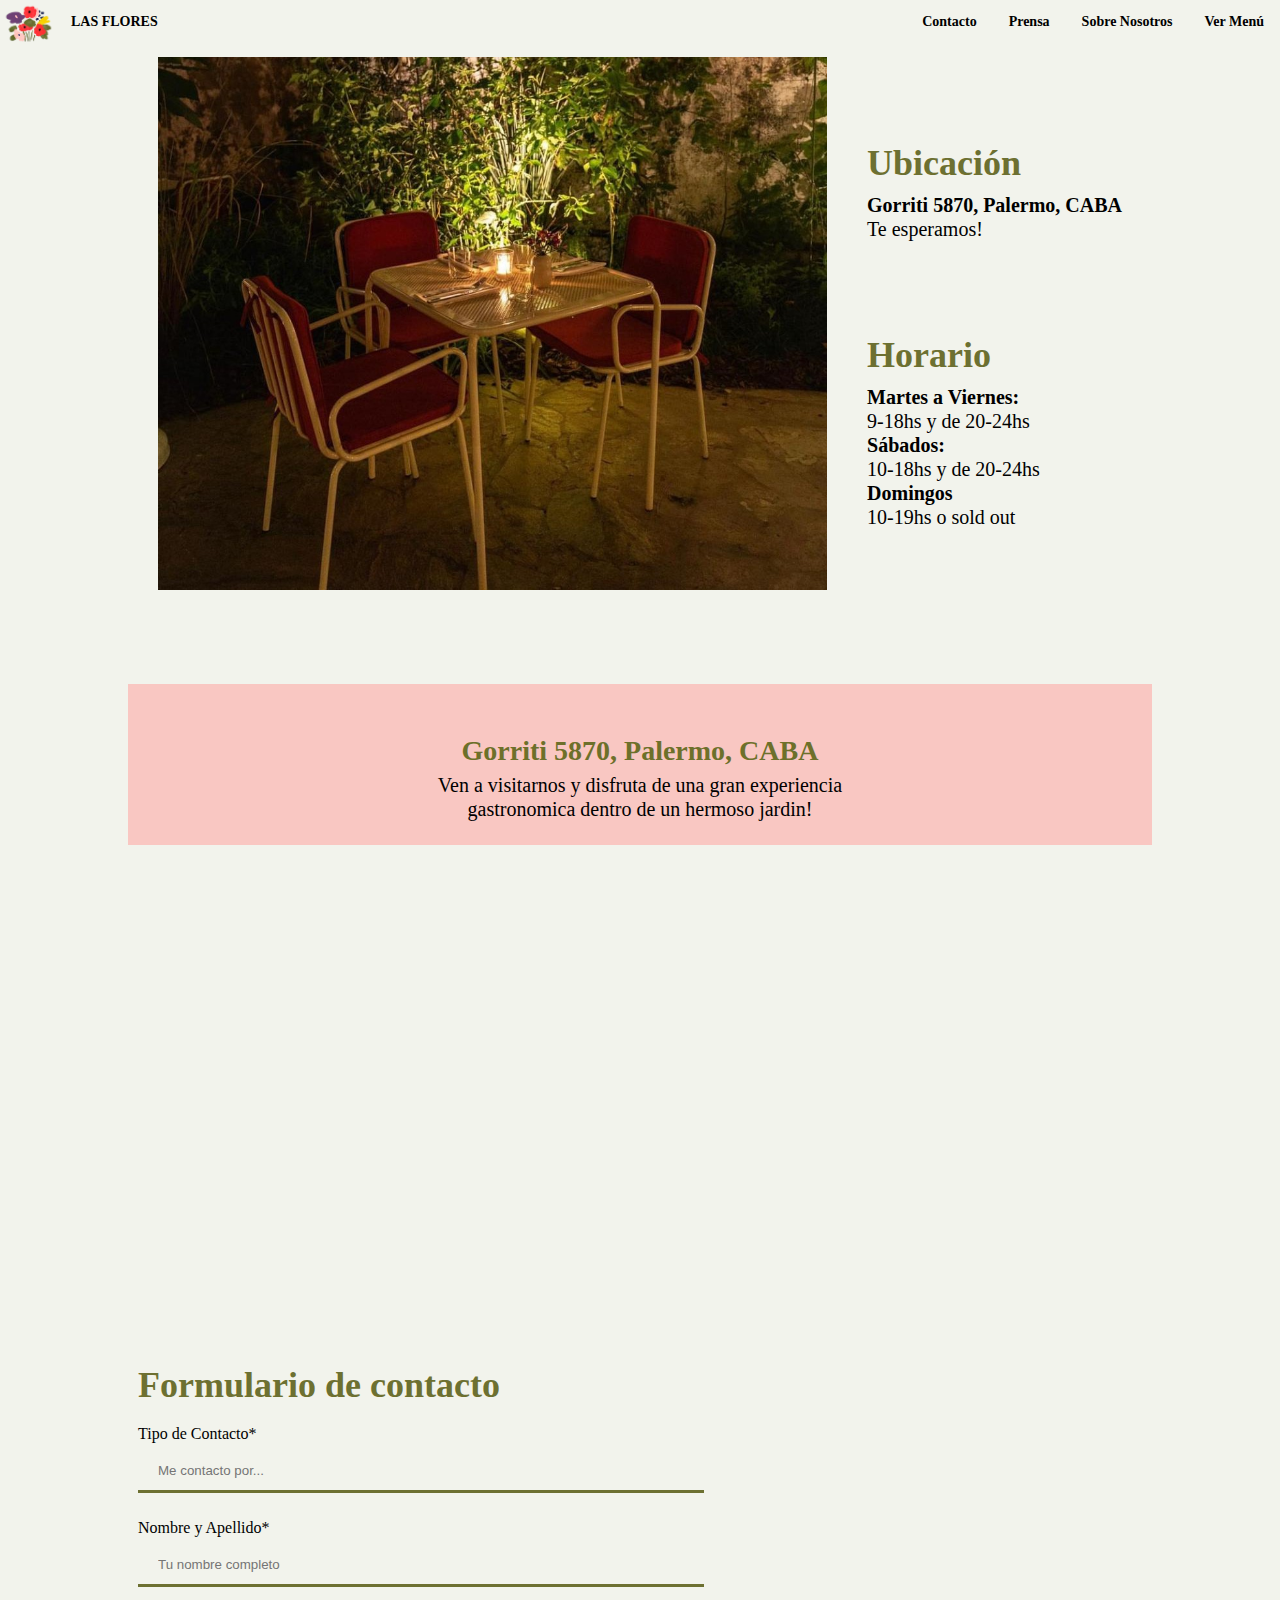
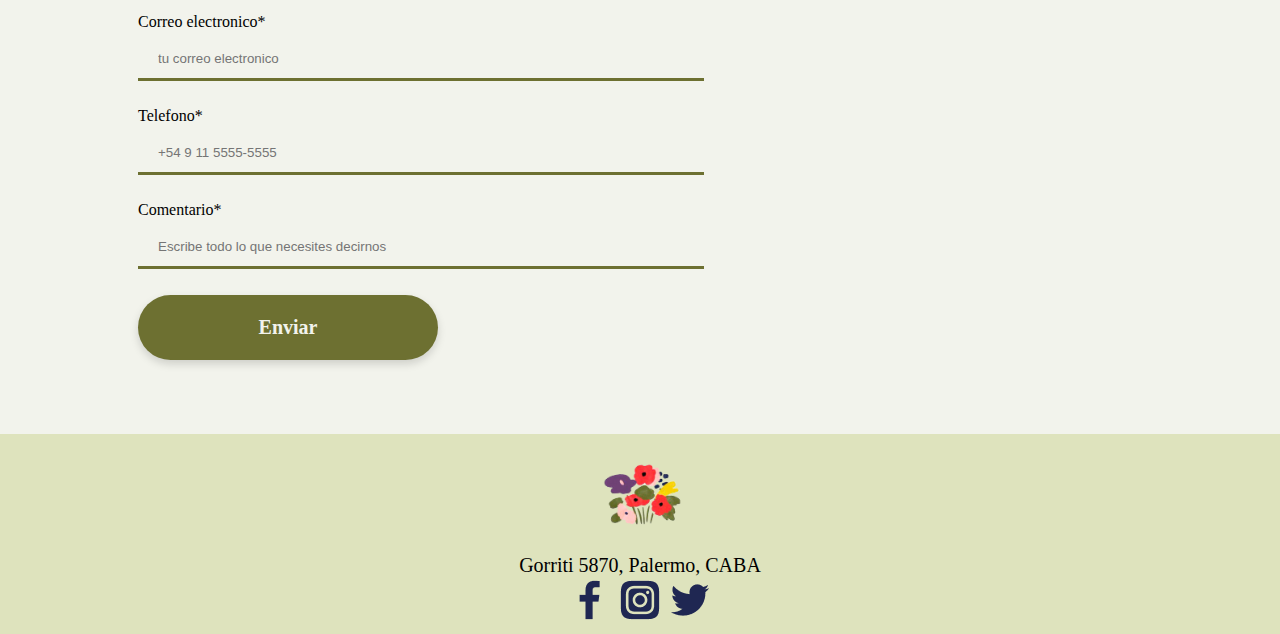
<file: PROYECTO-materialesyproceso/contacto.html>
<!DOCTYPE html>
<html>
    <head>
        <title>Proyecto clase</title>
        <link rel="stylesheet" type="text/css" href="estilos.css">
        <meta name="viewport" content="width=device-width,initial-scale=1.0">
    </head>
<body class="bodycontacto">
 <header>
  <nav>
    <ul>
      <li style="float:left"><img src="./IMAGENESLASFLORES/imagen-lasflores-0.png" width="55px"></img></li>
      <li style="float:left"><p><a href="index.html">LAS FLORES</a></p></li>          
      <li><a :hover:not(.active) class="nav-Menú" href="menu.html">Ver Menú</a></li>
      <li><a :hover:not(.active) class="nav-Nosotros" href="nosotros.html">Sobre Nosotros</a></li>
      <li><a :hover:not(.active) class="nav-prensa" href="prensa.html">Prensa</a></li>
      <li><a :hover:not(.active) class="nav-Contacto" href="contacto.html">Contacto</a></li>
   </ul>
</nav>
</header>
<div class="contenedorcontacto">
  <div class="gridcontacto imgcontacto"><img src="./IMAGENESLASFLORES/imagen-lasflores-23.jpg"></img></div>
  <div class="gridcontacto"><h1>Ubicación</h1>
    <h2>Gorriti 5870, Palermo, CABA</h2>
    <p>Te esperamos!</p></div>
    <div class="gridcontacto"><h1>Horario</h1>
    <h2>Martes a Viernes:</h2>
     <p>9-18hs y de 20-24hs</p>
     <h2>Sábados:</h2>
     <p>10-18hs y de 20-24hs</p>
     <h2>Domingos</h2>    
     <p>10-19hs o sold out</p></div>
 </div>
</div>
    <div class="mapaplaca">
      <div class="textoplaca">
        <h2>Gorriti 5870, Palermo, CABA</h2>
        <p>Ven a visitarnos y disfruta de una gran experiencia gastronomica dentro de un hermoso jardin!</p>
      </div>
    </div>
    <iframe class="mapagoogle" src="https://www.google.com/maps/embed?pb=!1m18!1m12!1m3!1d3284.8396136059864!2d-58.44437038103921!3d-34.58292461055383!2m3!1f0!2f0!3f0!3m2!1i1024!2i768!4f13.1!3m3!1m2!1s0x95bcb59214c6e69f%3A0xbd6f73df6a6daf60!2sLas%20Flores!5e0!3m2!1ses!2sar!4v1664351124571!5m2!1ses!2sar" allowfullscreen="" loading="lazy" referrerpolicy="no-referrer-when-downgrade"></iframe>
    <div class="divformulariocontacto">
    <div><h1 class="formtitulo">Formulario de contacto</h1></div>
    <form action="gracias.html">
      <div><label for="tipodec">Tipo de Contacto*</label></div>
      <div><input type="text" id="tipodec" name="tipodec" placeholder="Me contacto por..."><br><br></div>
        <div><label for="fname">Nombre y Apellido*</label></div>
        <div><input type="text" id="fname" name="fname" placeholder="Tu nombre completo"><br><br></div>
      <div><label for="mail">Correo electronico*</label></div>
      <div><input type="text" id="mail" name="mail" placeholder="tu correo electronico"><br><br></div>
      <div><label for="telefono">Telefono*</label></div>
      <div><input type="text" id="telefono" name="telefono" placeholder="+54 9 11 5555-5555"><br><br></div>
      <div><label for="comentario">Comentario*</label></div>
      <div><input type="text" id="comentario" name="comentario" placeholder="Escribe todo lo que necesites decirnos"><br><br></div>
      <div><input type="submit" value="Enviar"></div>
    </form>
  </div>
  <footer>
    <img class="logofooter" src="./IMAGENESLASFLORES/imagen-lasflores-0.png"></img>
    <p>Gorriti 5870, Palermo, CABA</p>
    <div style="float: right;"></div>
    <img src="./IMAGENESLASFLORES/facebook-icono 1.jpg"></img>
    <img src="./IMAGENESLASFLORES/instagram-icono3.jpg"></img>
    <img src="./IMAGENESLASFLORES/twitter-icono2.jpg"></img>
   </div>
  </footer>
 </body>
</html>
</file>
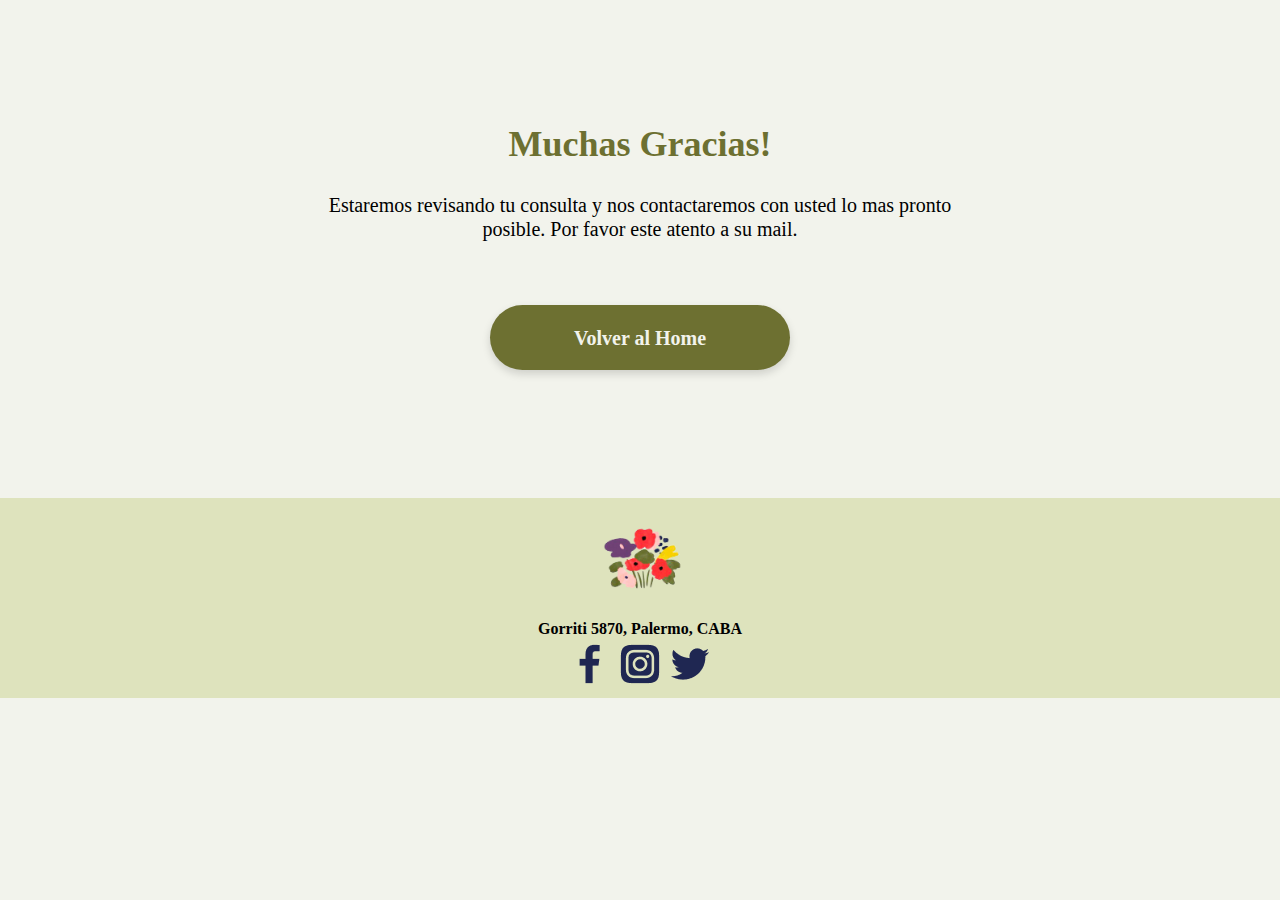
<file: PROYECTO-materialesyproceso/gracias.html>
<!DOCTYPE html>
<html>
    <head>
        <title>Proyecto clase</title>
        <link rel="stylesheet" type="text/css" href="estilos.css">
        <meta name="viewport" content="width=device-width,initial-scale=1.0">
    </head>
    <body>
     <div class="gracias">
        <h1>Muchas Gracias!</h1>
        <p> Estaremos revisando tu consulta y nos contactaremos con usted lo mas pronto posible.
            Por favor este atento a su mail.
        </p>
        <button class="botongracias" :hover:not(.active)> <a href="index.html">Volver al Home</a></button>
     </div>
    <footer>
            <img class="logofooter" src="./IMAGENESLASFLORES/imagen-lasflores-0.png"></img>
            <p>Gorriti 5870, Palermo, CABA</p>
            <div style="float: right;"></div>
            <img src="./IMAGENESLASFLORES/facebook-icono 1.jpg"></img>
            <img src="./IMAGENESLASFLORES/instagram-icono3.jpg"></img>
            <img src="./IMAGENESLASFLORES/twitter-icono2.jpg"></img>
           </div>
     </footer>
    </body>
</file>
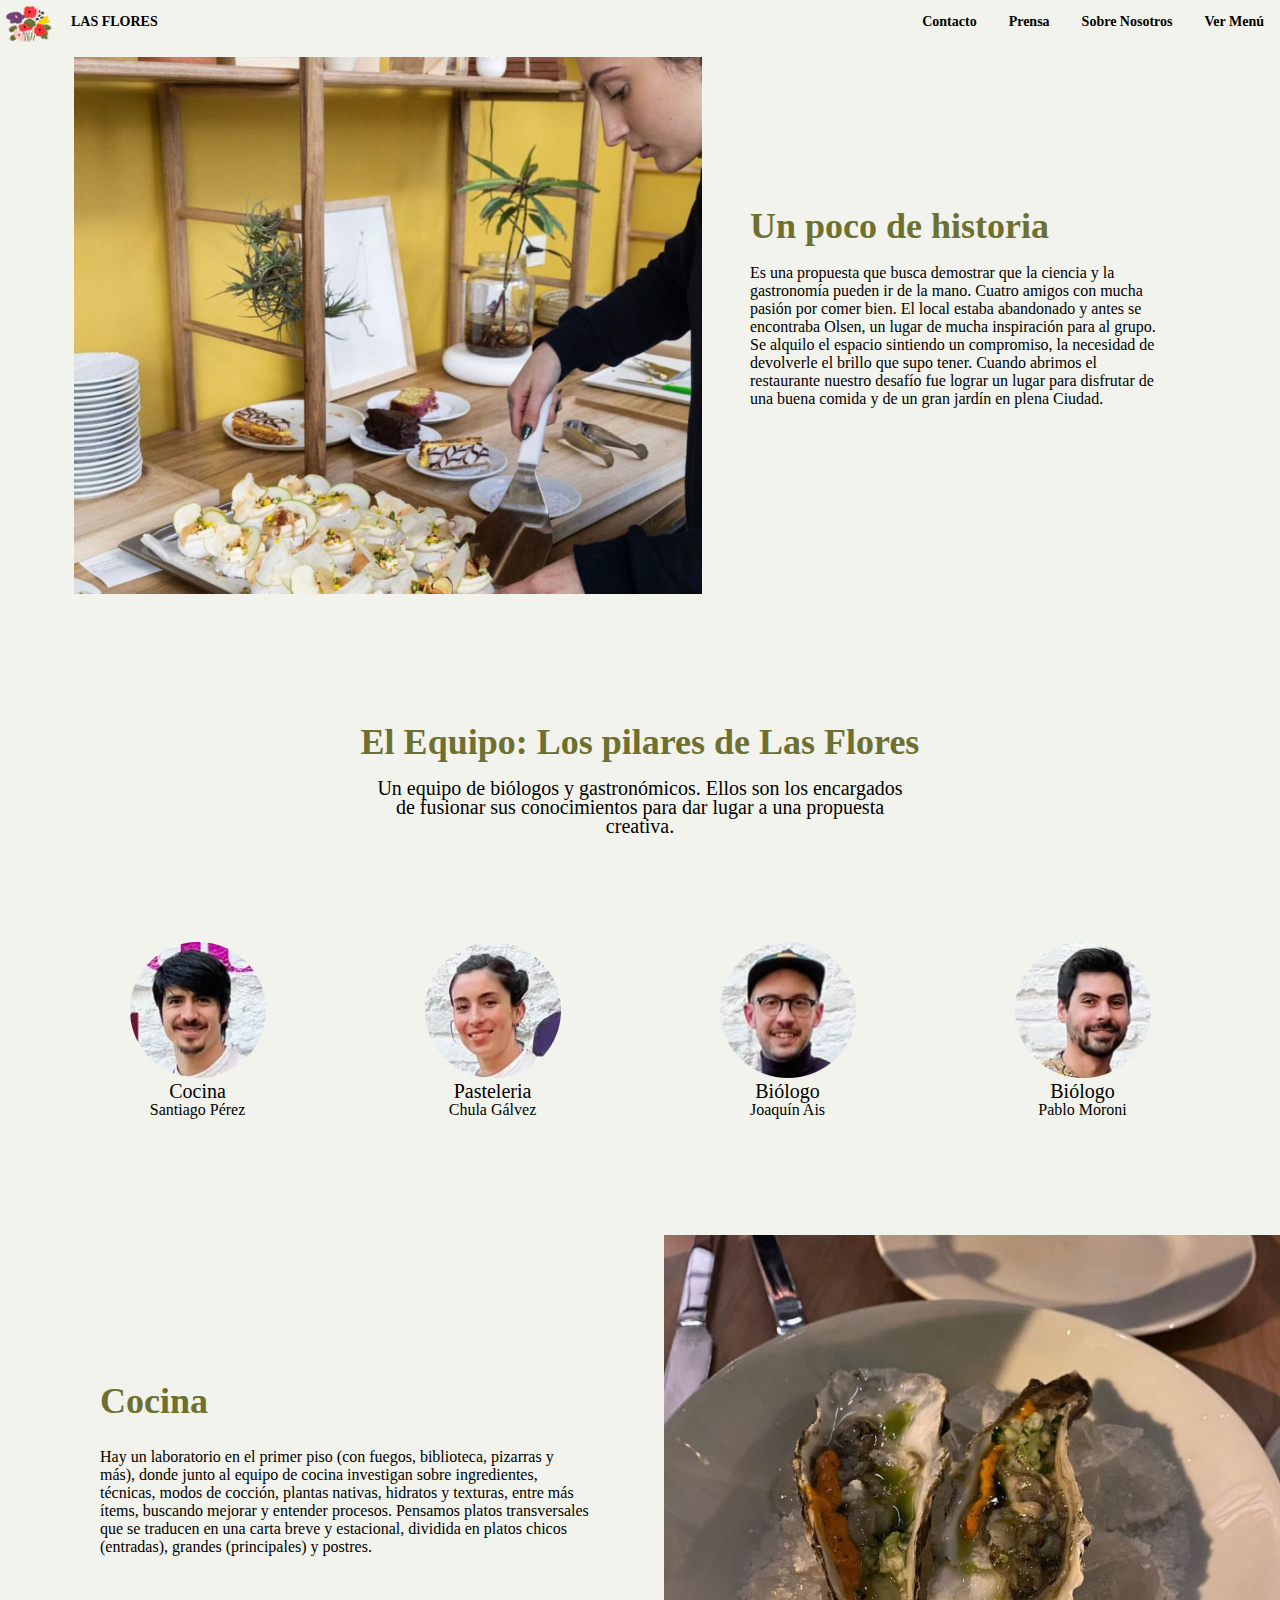
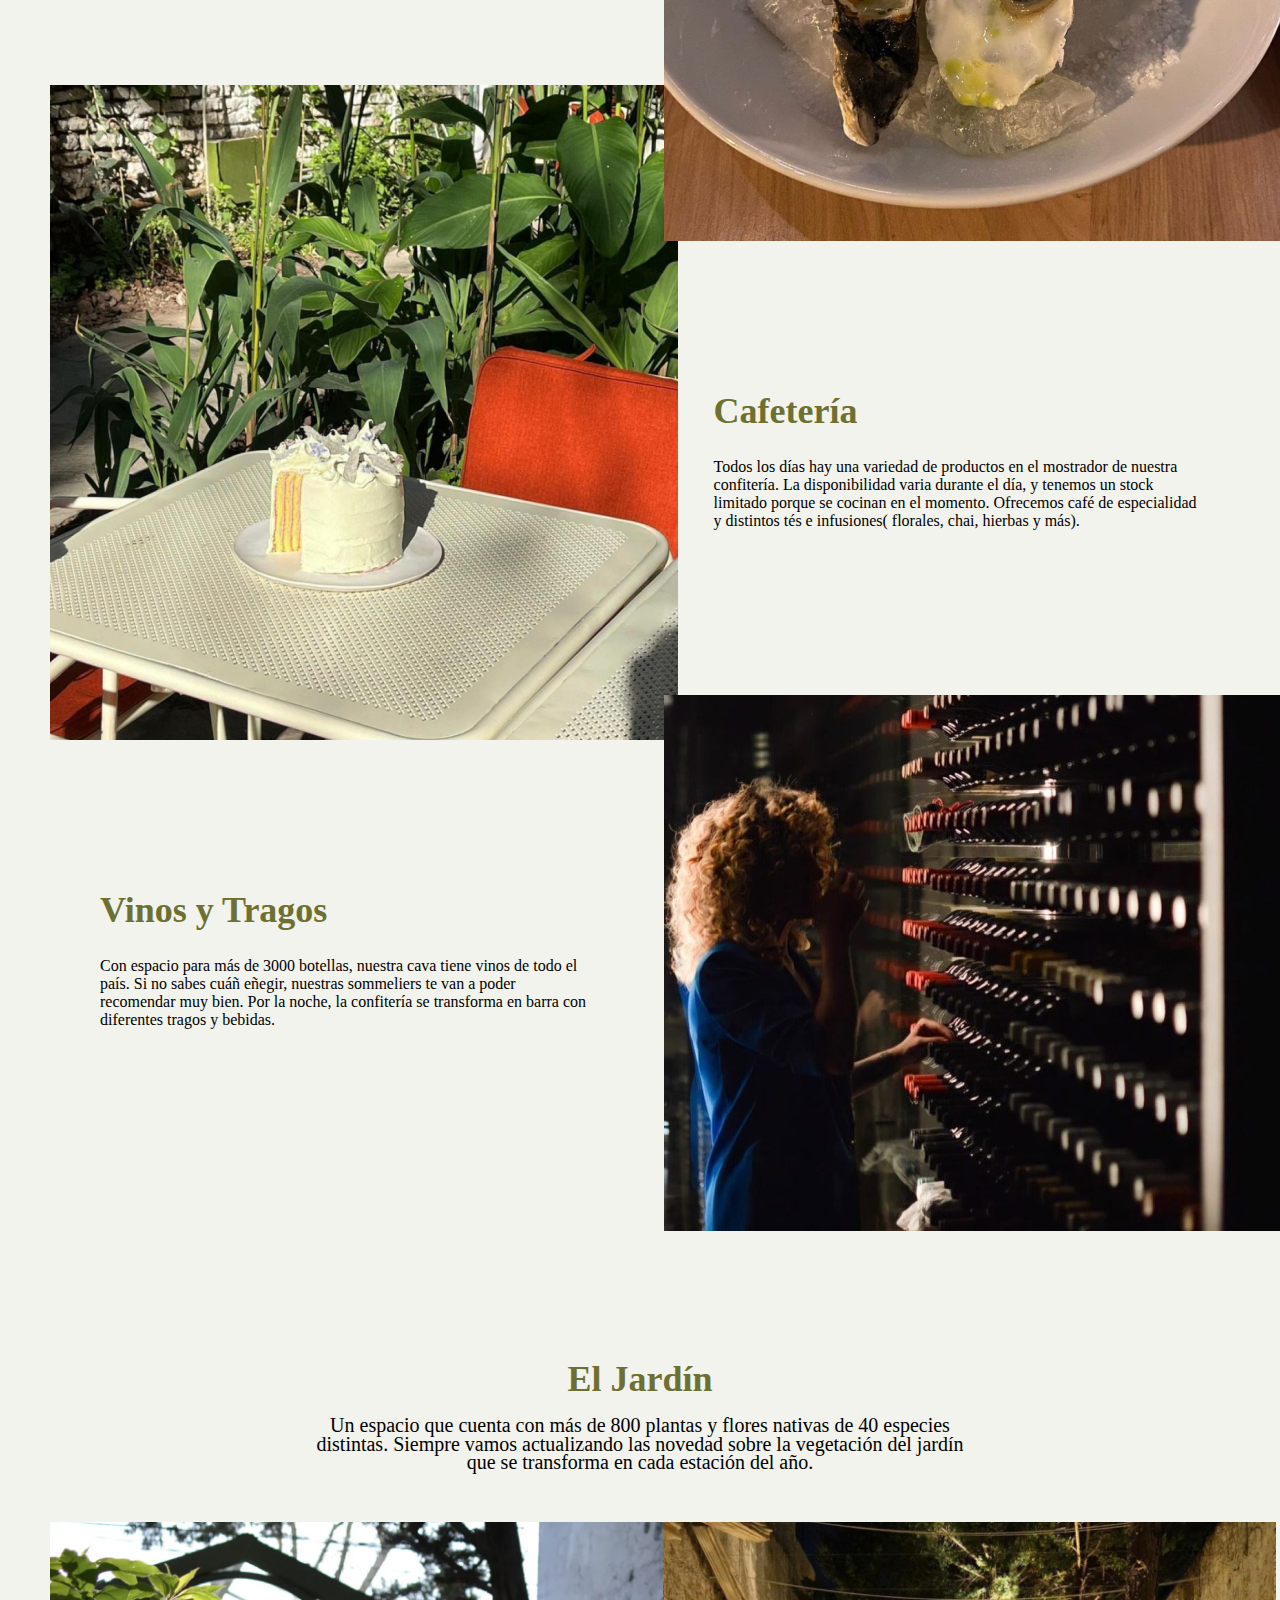
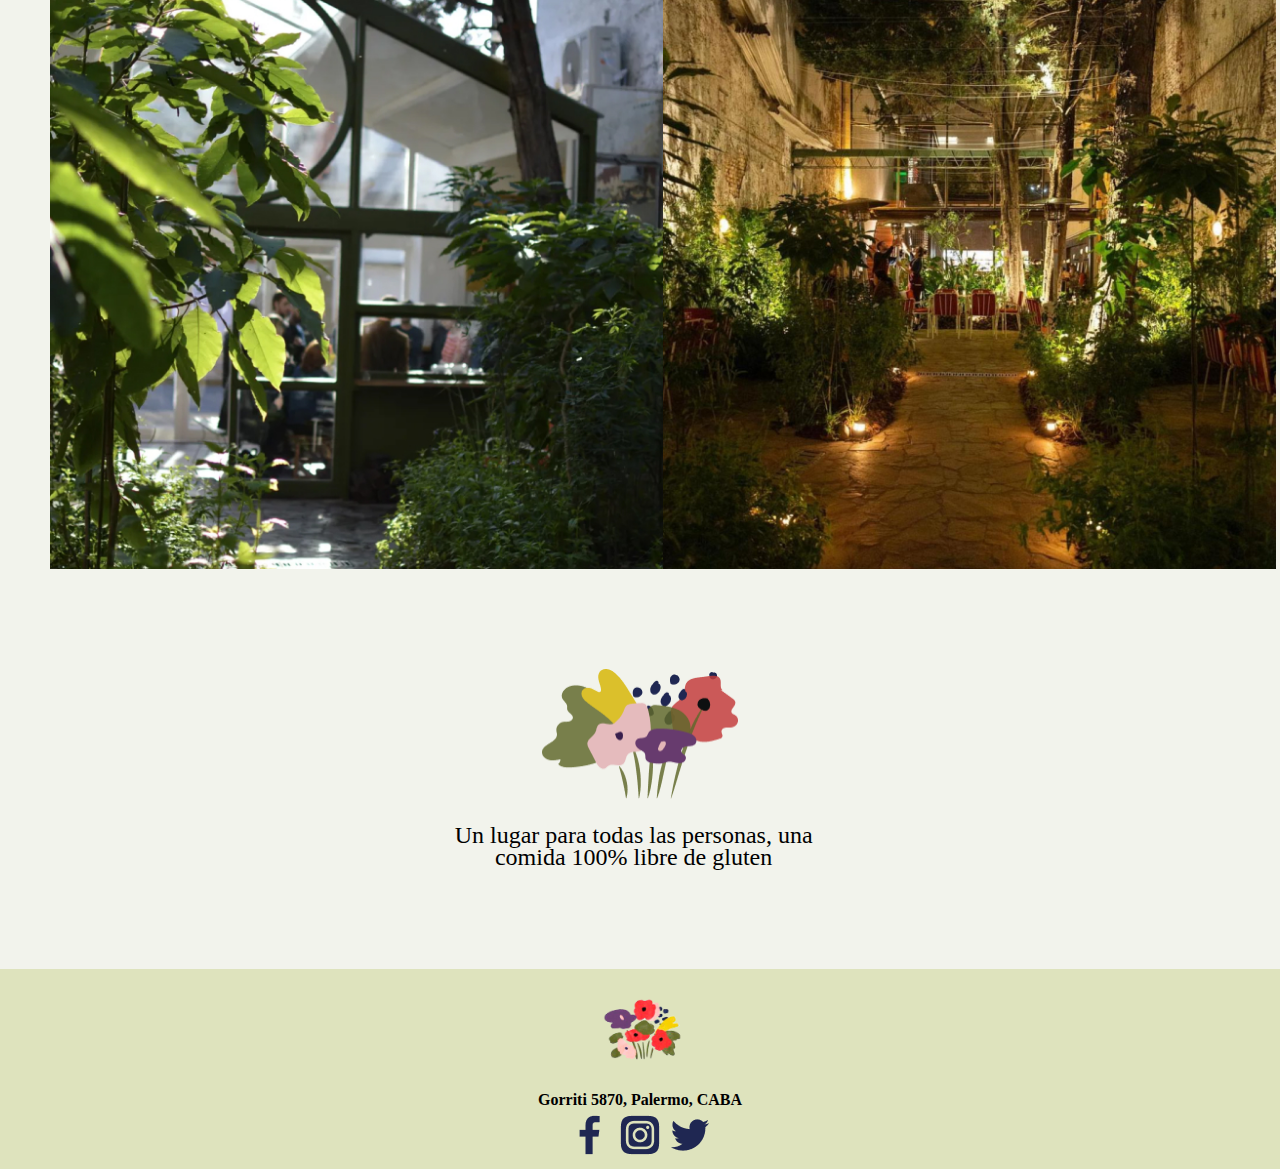
<file: PROYECTO-materialesyproceso/nosotros.html>
<!DOCTYPE html>
<html>
    <head>
        <title>Proyecto clase</title>
        <link rel="stylesheet" type="text/css" href="estilos.css">
        <meta name="viewport" content="width=device-width,initial-scale=1.0">
    </head>
    <body class="bodynosotros"></body>
 <header>
  <nav>
    <ul>
      <li style="float:left"><img src="./IMAGENESLASFLORES/imagen-lasflores-0.png" width="55px"></img></li>
      <li style="float:left"><p><a href="index.html">LAS FLORES</a></p></li>          
      <li><a :hover:not(.active) class="nav-Menú" href="menu.html">Ver Menú</a></li>
      <li><a :hover:not(.active) class="nav-Nosotros" href="nosotros.html">Sobre Nosotros</a></li>
      <li><a :hover:not(.active) class="nav-prensa" href="prensa.html">Prensa</a></li>
      <li><a :hover:not(.active) class="nav-Contacto" href="contacto.html">Contacto</a></li>
   </ul>
</nav>
</header>
<div class="contenedorhistoria">
    <div><img class="imagenunonosotros" src="./IMAGENESLASFLORES/imagen-lasflores-nosotros-historia.jpg"></img></div>
  <div class="divnosotroshistoria">
    <h1>Un poco de historia</h1>
    <p> Es una propuesta que busca demostrar que la ciencia y la gastronomía pueden ir de la mano. 

        Cuatro amigos con mucha pasión por comer bien. El local estaba abandonado y antes se encontraba Olsen, un lugar de mucha inspiración para al grupo. Se alquilo el espacio sintiendo un compromiso, la necesidad de devolverle el brillo que supo tener.
        
        Cuando abrimos el restaurante nuestro desafío fue lograr un lugar para disfrutar de una buena comida y de un gran jardín en plena Ciudad.</p>
  </div>
</div>
  <div class="textoequipo">
    <h1>El Equipo: Los pilares de Las Flores</h1>
    <h2>Un equipo de biólogos y gastronómicos. Ellos son los encargados de fusionar sus conocimientos para dar lugar a una propuesta creativa.</h2>
   </div>
<div class="rowequipo">
  <div class="columnaequipo">
    <div class="tarjetaequipo">
    <img src="./IMAGENESLASFLORES/equipo-santiago-imagen-lasflores.jpg"></img>
    <h2>Cocina</h1>
    <p>Santiago Pérez</p>
   </div>
  </div>
   <div class="columnaequipo">
   <div class="tarjetaequipo">
    <img src="./IMAGENESLASFLORES/equipo-chula-imagen-lasflores.jpg"></img>
    <h2>Pasteleria</h1>
    <p>Chula Gálvez</p>
   </div>
  </div>
  <div class="columnaequipo">
   <div class="tarjetaequipo">
    <img src="./IMAGENESLASFLORES/equipo-joaquin-imagen-lasflores.jpg"></img>
    <h2>Biólogo</h1>
    <p>Joaquín Ais</p>
   </div>
  </div>
   <div class="columnaequipo">
   <div class="tarjetaequipo">
    <img src="./IMAGENESLASFLORES/equipo-pablo-imagen-lasflores.jpg"  width="136px" height="136px"></img>
    <h2>Biólogo</h1>
    <p>Pablo Moroni</p>
   </div>
  </div>
</div>
  <div class="nosotrosgrid">
    <div>
    <div class="divtextonosotros"><h1>Cocina</h1>
    <p>Hay un laboratorio en el primer piso (con fuegos, biblioteca, pizarras y más), donde junto al equipo de cocina investigan sobre ingredientes, técnicas, modos de cocción, plantas nativas, hidratos y texturas, entre más ítems, buscando mejorar y entender procesos.

      Pensamos platos transversales que se traducen en una carta breve y estacional, dividida en platos chicos (entradas), grandes (principales) y postres.</p></div>
      <img class="imgcafe" src="./IMAGENESLASFLORES/home-imagen-lasflores-nosotros-cafeteria.jpg"></img>
      <div class="divtextonosotros"><h1>Vinos y Tragos</h1>
        <p>Con espacio para más de 3000 botellas, nuestra cava tiene vinos de todo el país. Si no sabes cuáñ eñegir, nuestras sommeliers te van a poder recomendar muy bien.
    
          Por la noche, la confitería se transforma en barra con diferentes tragos y bebidas.</p></div>
  </div>
      <div class="nosotroscolumna">
       <img class="imgcocina" src="./IMAGENESLASFLORES/imagen-lasflores-nosotros-cocina.jpg"></img>
       <div class="divtextonosotros"><h1>Cafetería</h1>
        <p>Todos los días hay una variedad de productos en el mostrador de nuestra confitería. La disponibilidad varia durante el día, y tenemos un stock limitado porque se cocinan en el momento.
      Ofrecemos café de especialidad y distintos tés e infusiones( florales, chai, hierbas y más).</p></div>
      <img class="imgvino" src="./IMAGENESLASFLORES/imagen-lasflores-nosotros-vinos.jpg"></img>
  </div>
</div>
  <div class="bloquejardin">
    <h1>El Jardín</h1>
    <h2>Un espacio que cuenta con más de 800 plantas y flores nativas de 40 especies distintas. Siempre vamos actualizando las novedad sobre la vegetación del jardín que se transforma en cada estación del año.</p>
  </div>
  <div class="gridfotosjardin">
  <img src="./IMAGENESLASFLORES/imagen-lasflores-nosotros-jardin-1.jpg" width="613px" height="647px"></img>
  <img src="./IMAGENESLASFLORES/imagen-lasflores-nosotros-jardin-2.jpg" width="613px" height="647px"></img>
</div>
<div class="divfinnosotros">
  <img class="vectorflorcuatro" src="./IMAGENESLASFLORES/FLOR VECTOR 2.jpg" width="196px" height="130.28px"></img>
  <h2>Un lugar para todas las personas, 
    una comida 100% libre de gluten</h2>
  </div>
  <footer>
    <img class="logofooter" src="./IMAGENESLASFLORES/imagen-lasflores-0.png"></img>
    <p>Gorriti 5870, Palermo, CABA</p>
    <div style="float: right;"></div>
    <img src="./IMAGENESLASFLORES/facebook-icono 1.jpg"></img>
    <img src="./IMAGENESLASFLORES/instagram-icono3.jpg"></img>
    <img src="./IMAGENESLASFLORES/twitter-icono2.jpg"></img>
   </div>
  </footer>
</body>
</html>
</file>
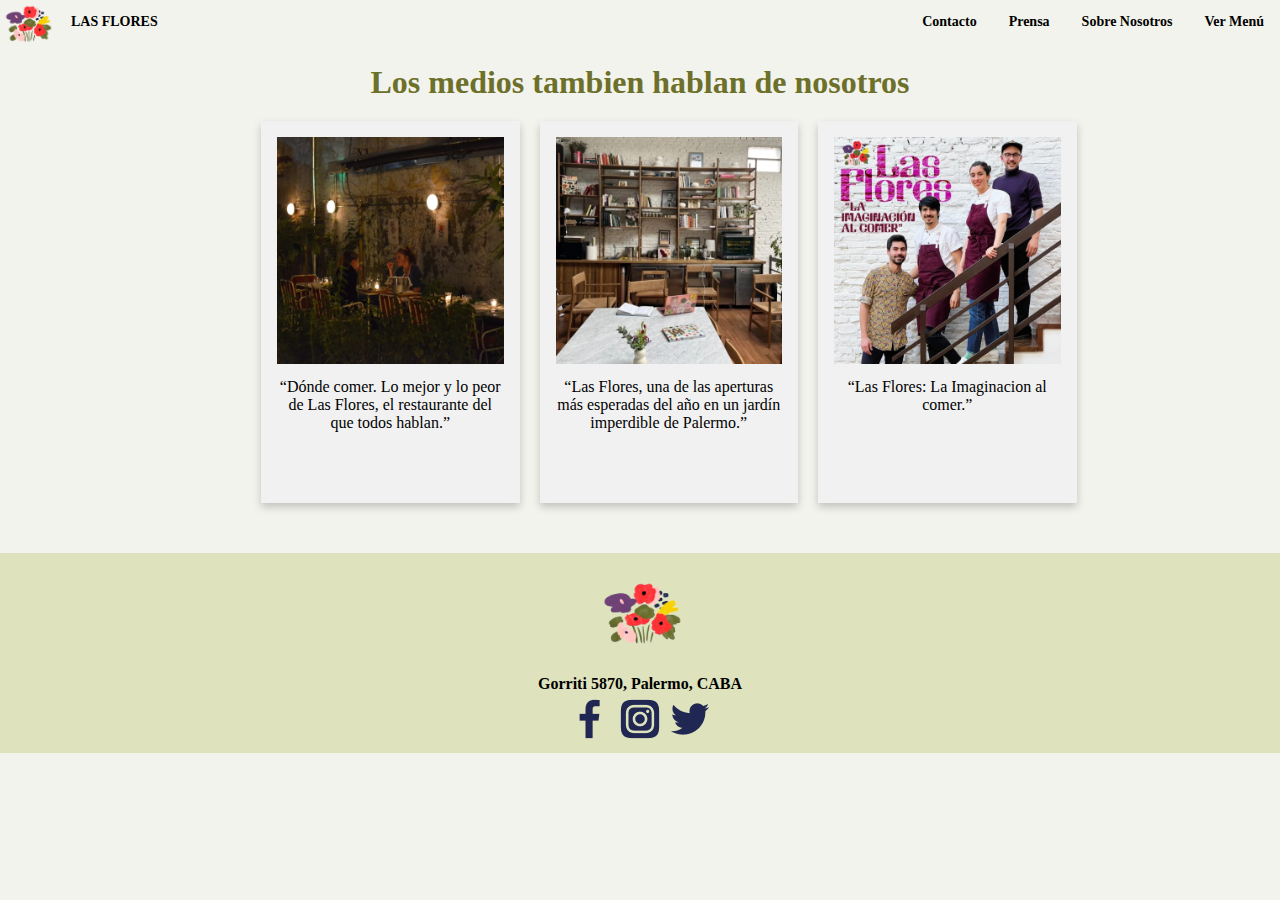
<file: PROYECTO-materialesyproceso/prensa.html>
<!DOCTYPE html>
<html>
    <head>
        <title>Proyecto clase</title>
        <link rel="stylesheet" type="text/css" href="estilos.css">
        <meta name="viewport" content="width=device-width,initial-scale=1.0">
    </head>
 <body>
  <header>
    <nav>
      <ul>
        <li style="float:left"><img src="./IMAGENESLASFLORES/imagen-lasflores-0.png" width="55px"></img></li>
        <li style="float:left"><p><a href="index.html">LAS FLORES</a></p></li>          
        <li><a :hover:not(.active) class="nav-Menú" href="menu.html">Ver Menú</a></li>
        <li><a :hover:not(.active) class="nav-Nosotros" href="nosotros.html">Sobre Nosotros</a></li>
        <li><a :hover:not(.active) class="nav-prensa" href="prensa.html">Prensa</a></li>
        <li><a :hover:not(.active) class="nav-Contacto" href="contacto.html">Contacto</a></li>
     </ul>
 </nav>
 </header>
  <h1 class="textoprensa">Los medios tambien hablan de nosotros</h1>
  <div id="animacionprensa">
  <div class="rowprensa">
  <div class="columnaprensa">
  <div class="cardprensa">
    <img src="./IMAGENESLASFLORES/prensa-imagen-lasflores-1.jpg"><a href="https://www.lanacion.com.ar/la-nacion-revista/donde-comer-lo-mejor-y-lo-peor-de-las-flores-el-restaurante-del-que-todos-hablan-nid19082022//"></a></img>
    <a href="https://www.lanacion.com.ar/la-nacion-revista/donde-comer-lo-mejor-y-lo-peor-de-las-flores-el-restaurante-del-que-todos-hablan-nid19082022//">“Dónde comer. Lo mejor y lo peor de Las Flores, el restaurante del que todos hablan.”</a>
  </div> 
</div>
<div class="columnaprensa">
  <div class="cardprensa">
    <img src="./IMAGENESLASFLORES/prensa-imagen-lasflores-2.jpg"><a href="https://www.clarin.com/gourmet/flores-aperturas-esperadas-ano-jardin-imperdible-palermo_0_kVkGv4hdOO.html"></a></img>
    <a href="https://www.clarin.com/gourmet/flores-aperturas-esperadas-ano-jardin-imperdible-palermo_0_kVkGv4hdOO.html">“Las Flores, una de las aperturas más esperadas del año en un jardín imperdible de Palermo.”</a>
  </div>
</div>
<div class="columnaprensa">
  <div class="cardprensa">
    <img src="./IMAGENESLASFLORES/prensa-imagen-lasflores-3.jpg"><a href="https://soloporgusto.com/las-flores-restaurant-la-imaginacion-al-comer/"></a></img>
    <a href="https://soloporgusto.com/las-flores-restaurant-la-imaginacion-al-comer/">“Las Flores: La Imaginacion al comer.”</a>
  </div>
</div>
</div>
</div>
  <footer>
    <img class="logofooter" src="./IMAGENESLASFLORES/imagen-lasflores-0.png"></img>
    <p>Gorriti 5870, Palermo, CABA</p>
    <div style="float: right;"></div>
    <img src="./IMAGENESLASFLORES/facebook-icono 1.jpg"></img>
    <img src="./IMAGENESLASFLORES/instagram-icono3.jpg"></img>
    <img src="./IMAGENESLASFLORES/twitter-icono2.jpg"></img>
   </div>
  </footer>
 </body>
</html>
</file>
<file: PROYECTO-materialesyproceso/estilos.css>
*{
  margin: 0;
  padding: 0%;
}
nav ul{
  list-style-type: none;
  margin: 0;
  padding: 0;
  overflow: hidden;
  background-color: #F2F3EC;
  position: fixed;
  top: 0;
  width: 100%;
}
nav li{
    float: right;
  }
  nav a{
    display: block;
    padding: 14px 16px;
    color: black;
    background-color:#F2F3EC;
    text-decoration: none;
    font-weight: 700;
    font-size: 14px;
    line-height: 16px;
  }
  nav ul li a:hover:not(.active){
      background-color: #F9C7C2;
      color:#6D702A;
    }
  .active{
    background-color: #6D7031;
  }
  body {
    display: flex;
    flex-direction: column;
    min-height: 100%;
    background-color: #F2F3EC;
    font-family: 'Montserrat';
  }

/* aca empieza la HOME */

@media screen and (max-width: 768px){
  .videohome{
    margin-top: 25%;
  }
}

.videohome{
  max-width: 80%;
  margin-left: 10%;
  height: auto;
}

.homegrid{
  display: grid;
  margin-left: 10%;
  margin-right: 10%;
  margin-bottom: 3%;
  gap: 0px;
  grid-template-columns: 33% 33% 33%;
  grid-template-rows: 33% 33% 33%;
}
.gridgaleria img{
  width: 100%;
}
.divtextohome{
  width: 100%;
  padding-top: 10%;
  padding-bottom: 10%;
  text-align: center;
  color: #6D702A;
}
.divtextohome p{
  font-size: 24px;
  font-weight: 300px;
  padding-top: 1%;
  color: black;
}

/* aca empieza la pag MENU */

@media screen and (max-width: 600px) {
  .imgmenu{
    margin-top: 15%;
    width: 100%;
  }
  .contenedormenu {
    display: block;
    padding: 10px;
    margin-left: 2%;
    margin-right: 2%;
    margin-top: 2%;
    margin-bottom: 5%;
  }
  .buttonmenu{
    width: 100px;
  }
  .buttonreserva{
    width: 100px;
  }
}

.bodymenu div h1{
  width: 174px;
  height: 46px;
  padding-bottom: 5%;
  font-family: 'Montserrat';
  font-style: normal;
  font-weight: 600;
  font-size: 24px;
  line-height: 23px;
  color: #644372;
}

.buttonmenu{
  text-decoration: none;
  width: 300px;
  height: 65px;
  background: #6D7031;
  box-shadow: 0px 4px 9px rgba(0, 0, 0, 0.15);
  border-radius: 77px;
  border-width: 0px;
  margin-bottom: 5%;

  /* Tipografia del boton*/

  font-family: 'Montserrat';
  font-style: normal;
  font-weight: 600;
  font-size: 20px;
  line-height: 93.9%;
  color: #F2F3EC;
}
.buttonmenu a{
  text-decoration: none;
  color:#F2F3EC ;
}
.buttonmenu:hover{
  background-color:#644372;
}


.buttonreserva{
  text-decoration: none;
  width: 300px;
  height: 65px;
  background: #6D702A;
  box-shadow: 0px 4px 9px rgba(0, 0, 0, 0.15);
  border-radius: 77px;
  border-width: 0px;

   /* Tipografia del boton*/
   
   font-family: 'Montserrat';
   font-style: normal;
   font-weight: 600;
   font-size: 20px;
   line-height: 93.9%;
}
.buttonreserva:hover{
  background-color:#644372;

}
.buttonreserva a{
  text-decoration: none;
  color: #F2F3EC;
}

.buttonreserva a:hover{
  color: #F9C7C2;
}

/* Empieza el grid contenedor de MENU*/

.contenedormenu{
  display: grid;
  grid-template-columns: auto auto;
  gap: 10px;
  padding: 10px;
  margin-left: 22%;
  margin-right: 22%;
  margin-top: 2%;
  margin-bottom: 5%;
}
.gridmenu{
  text-align: justify;
  padding: 20px;
}
.gridbotonesmenu{
  align-self: center;
}

/* aca empieza la pag PRENSA*/

.textoprensa{
  padding-top: 5%;
  text-align: center;
  color: #6D702A;
}
#animacionprensa{
  animation-name: mymove;
  animation-duration: 0.5s;
}
@keyframes mymove {
  0% {margin-top: 50px;}
  100% {margin-top: 10px;}
}
.columnaprensa{
  float: left;
  width: 25%;
  padding: 0 10px;
}
.rowprensa{
  margin: 0 -5px;
  padding-top: 20px;
  padding-bottom: 50px;
  padding-left: 20%;

}
.rowprensa::after{
  content: "";
  display: table;
  clear: both;
}
@media screen and (max-width: 600px) {
  .columnaprensa {
    width: 80%;
    display: block;
    margin-bottom: 20px;
  }
  .textoprensa{
    margin-top: 20%;
  }
}
.cardprensa {
  box-shadow: 0 4px 8px 0 rgba(0, 0, 0, 0.2);
  padding: 16px;
  text-align: center;
  background-color: #f1f1f1;
  height: 350px;
}
.cardprensa:hover {
  border: 5px solid #6D702A;
}

.cardprensa img {
  width: 100%;
  height: auto;
  padding-bottom: 10px;
}
.cardprensa a{
  text-decoration: none;
  color: #000000;
}


/* Aca empieza NOSOTROS*/

/* RESPONSIVE TABLETS*/

@media screen and (max-width: 768px) {
  
  .contenedorhistoria {
    width: 50%;
  }
  .divnosotroshistoria{
    width: 50%;
  }
  .columnaequipo {
    width: 50%;
    display: block;
    margin-bottom: 20px;
  }
  .nosotrosgrid{
    width: 40%;
    display: block;
  }
  .nosotrosgrid img{
    width: 80%;
  }
  .bodynosotros h1{
    font-size: 24px ;
  }
  .bodynosotros h2{
    font-size: 16px;
  }

}

.bodynosotros h1{
  font-family: 'Montserrat';
  font-style: normal;
  font-weight: 700;
  font-size: 36px;
  line-height: 93.9%;
  color: #6D7031;
}

.bodynosotros h2{
  font-family: 'Montserrat';
  font-style: normal;
  font-weight: 500;
  font-size: 20px;
  line-height: 93.9%;
  color: black;
}

.contenedorhistoria{
  display: grid;
  grid-template-columns: 50% 50%;
  gap: 10px;
  padding: 10px;
  margin-left: 5%;
  margin-right: 5%;
  padding-bottom: 10%;
}
.divnosotroshistoria{
  height: 300px;
  padding-top: 200px;
  padding-right: 50px;
  padding-left: 100px;
}
.divnosotroshistoria h1{
  padding-bottom: 5%;
}
.textoequipo{
  text-align: center;
  align-items: center;
  padding-left: 200px;
  padding-right: 200px;
  height: 200px;
}
.textoequipo h2{
  padding-top: 20px;
  padding-left: 20%;
  padding-right: 20%;
}
.columnaequipo{
  float: left;
  width: 25%;
}
.rowequipo{
  margin: 0 5;
  padding-left: 50px;
  padding-right: 50px;
  padding-bottom: 100px; 
}
.rowequipo::after{
  content: "";
  display: table;
  clear: both;
}

.tarjetaequipo{
  padding: 16px;
  text-align: center;
  background-color:#F2F3EC;
}
.tarjetaequipo img{
  width: 136px;
  height: 136px;
}

.nosotrosgrid{
  display: grid;
  grid-template-columns: 50% 50%;
  padding-left: 50px;
  padding-right: 50px;
  padding-bottom: 10%;
  gap: 2%;
}
.divtextonosotros{
  height: 300px;
  padding-top: 150px;
  padding-right: 50px;
  padding-left: 50px;
}
.divtextonosotros h1{
  padding-bottom: 30px;
}
.bloquejardin{
  text-align: center;
  padding-left: 250px;
  padding-right: 250px;
  padding-bottom: 50px;
}
.bloquejardin h2{
  text-align: center;  
  padding-top: 20px;
  padding-left: 8%;
  padding-right: 8%;
}
.gridfotosjardin{
  display: grid;
  grid-template-columns: auto auto;
  padding-left: 50px;
  padding-right: 50px;
  padding-bottom: 100px;
}
.divfinnosotros{
  text-align: center;
  align-content: center;
  font-family: 'Montserrat';
  font-style: normal;
  font-size: 20px;
  padding-bottom: 100px;
}
.divfinnosotros h2{
  font-size: 24px;
  width: 33%;
  padding-top: 20px;
  padding-left: 33%;
}


/* Aca empieza CONTACTO*/

@media screen and (max-width: 768px){
  .contenedorcontacto{
    display: block;
    width: 80%;
  }
  .bodycontacto h1{
    font-size: 24px;
  }
  .bodycontacto h2{
    font-size: 16px;
  }
  .bodycontacto p{
    font-size: 16px;
  }
  input[type=text], select {
    width: 100%;
  }
}

.bodycontacto h1{
  font-family: 'Montserrat';
  font-style: normal;
  font-weight: 700;
  font-size: 36px;
  line-height: 93.9%;
  color: #6D7031;
 }
 .bodycontacto h2{
font-family: 'Montserrat';
font-style: normal;
font-weight: 600;
font-size: 20px;
line-height: 24px;
color: #000000;
 }
 .bodycontacto p{
font-family: 'Montserrat';
font-style: normal;
font-weight: 400;
font-size: 20px;
line-height: 24px;
color: #000000;
 }
 .contenedorcontacto{
  display: grid;
  margin-top: 5%;
  margin-left: 10%;
  margin-right: 10%;
  grid-template-columns: auto auto;
  grid-template-rows: 40% 40%;
  padding: 10px;
  align-items: center;
}
.contenedorcontacto img{
  width: 100%;
}
.gridcontacto{
  padding-top: 10%;
  text-align: justify;
  padding: 20px;
}
.gridcontacto h1{
  padding-bottom: 5%;
}
.imgcontacto{
  grid-column: 1;
  grid-row: 1 / span 2;
}
 .mapaplaca{
  align-content: center;
  text-align: center;
  width: 80%;
  height: 161px;
  margin-left: 10%;
  margin-right: 10%;
  background: #F9C7C2;  
 }
 .textoplaca{
  width: 50%;
  padding-top: 3%;
  padding-left: 25%;
 }
 .mapaplaca h2{
  color: #6D702A;
  font-size: 28px;
  padding-bottom: 2%;
 }
 .mapagoogle{
  margin-left: 10%;
  margin-right: 10%;
  width: 80%;
  height: 450px;
  border:0;
}
 input[type=text], select {
  width: 50%;
  padding: 12px 20px;
  margin: 8px 0;
  display: inline-block;
  border: none;
  background-color:#F2F3EC;
  border-bottom: 3px solid #6D7031 ;
  box-sizing: border-box;
}

input[type=submit] {
  width: 300px;
  height: 65px;
  background: #6D7031;
  box-shadow: 0px 4px 9px rgba(0, 0, 0, 0.15);
  text-align: center;
  color:#F2F3EC;
  border: none;
  box-shadow: 0px 4px 9px rgba(0, 0, 0, 0.15);
  border-radius: 77px;
  border-width: 0px;
  font-family: 'Montserrat';
   font-style: normal;
   font-weight: 600;
   font-size: 20px;
   line-height: 93.9%;
}

input[type=submit]:hover {
  background-color: #644372;
  color: #F9C7C2;
}

.divformulariocontacto{
  display: grid;
  margin-left: 10%;
  margin-top: 5%;
  margin-bottom: 5%;
  grid-template-columns: auto;
  padding: 10px;
  align-items: center;
}
.divformulariocontacto h1{
  padding-bottom: 2%;
}

/* Aca empieza GRACIAS*/

.gracias{
  align-self: center;
  text-align: center;
  width: 50%;
  padding-top: 10%;
  padding-bottom: 10%;
}
 .gracias h1{
  font-family: 'Montserrat';
  font-style: normal;
  font-weight: 700;
  font-size: 36px;
  line-height: 93.9%;
  color: #6D7031;
  padding-bottom: 5%;
 }
 .gracias p{
  font-family: 'Montserrat';
font-style: normal;
font-weight: 400;
font-size: 20px;
line-height: 24px;
color: #000000;
padding-bottom: 10%;
 }
 .botongracias{
  width: 300px;
  height: 65px;
  background: #6D7031;
  box-shadow: 0px 4px 9px rgba(0, 0, 0, 0.15);
  text-align: center;
  color:#F2F3EC;
  border: none;
  box-shadow: 0px 4px 9px rgba(0, 0, 0, 0.15);
  border-radius: 77px;
  border-width: 0px;
  font-family: 'Montserrat';
   font-style: normal;
   font-weight: 600;
   font-size: 20px;
   line-height: 93.9%;
 }

 .botongracias a{
  text-decoration: none;
  color: #F2F3EC;
 }
 .botongracias:hover{
  background-color: #644372;
 }
 .botongracias a:hover{
  background-color: #644372;
  color: #F9C7C2;
 }



 /* Aca empieza FOOTER*/

 footer{
  display: block;
  align-self: baseline;
margin-top: auto;
width: 100%;
height: 200px;
background: #DEE3BD;
text-align: center;

 }
.logofooter{
align-self: center;
padding-top: 20px ;
padding-bottom: 5px;
width: 93px;
height: 90px;
 }
 footer div{
  align-items: center;
  padding-bottom: 100px;
 }
 footer p{
  font-family: 'Montserrat';
  font-style: normal;
  font-weight: 600;
  font-size: 16px;
  line-height: 24px;
  color: #000000;
 }
 footer div img{
  width: 30px;
  height: 30px;
 }
</file>
